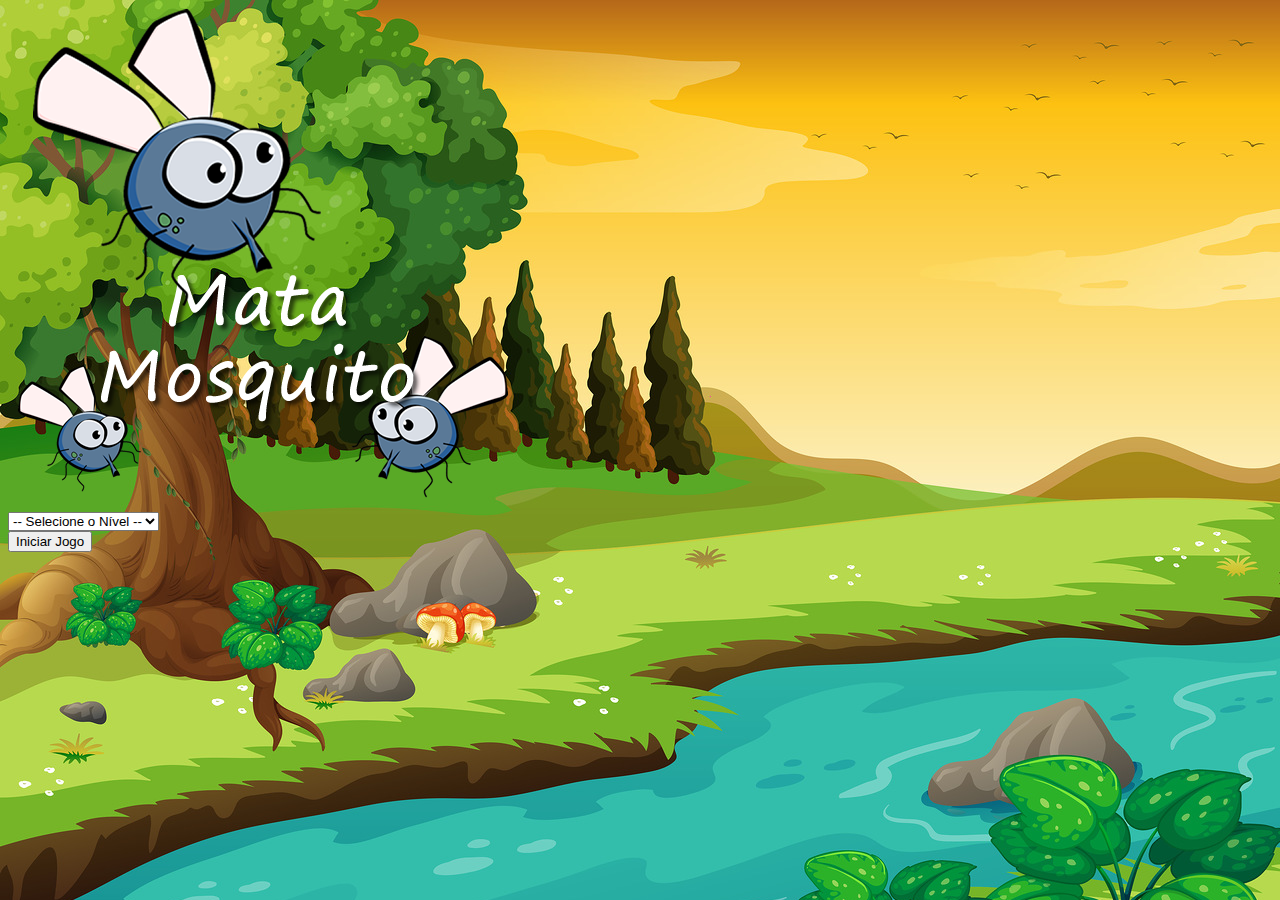
<file: app/index.html>
<!DOCTYPE html>
<html lang="pt-br">
<head>
    <meta charset="UTF-8">
    <meta name="viewport" content="width=device-width, initial-scale=1.0">
    <title>Jogo - Mata mosquito</title>
    <link href="https://cdn.jsdelivr.net/npm/bootstrap@5/dist/css/bootstrap.min.css" rel="stylesheet" integrity="sha384-4bw+/aepP/YC94hEpVNVgiZdgIC5+VKNBQNGCHeKRQN+PtmoHDEXuppvnDJzQIu9" crossorigin="anonymous">
    <link rel="stylesheet" href="style.css">

    <script>
        function iniciarJogo(){
            var nivel = document.getElementById('nivel').value
            
            if(nivel === ''){
                alert('Selecione um nível para iniciar o jogo!')
                return false
            }

            window.location.href = 'app.html?' + nivel
        }
    </script>

</head>
<body>

    <div class="container">
        <div class="row">
            <div class="col">
                <div class="d-flex justify-content-center">
                    <img src="imagens/game.png" alt="">
                </div>
            </div>
        </div>
    
        <div class="row">
            <div class="col">
                <div class="d-flex justify-content-center">
                    <div class="mb-2">
                        <select class="form-select" id="nivel">
                            <option value="">-- Selecione o Nível --</option>
                            <option value="normal">Normal</option>
                            <option value="dificil">Difícil</option>
                            <option value="mestre">Mestre</option>
                        </select>
                    </div>
                </div>
            </div>
        </div>

        <div class="row">
            <div class="col">
                <div class="d-flex justify-content-center">
                    <button type="button" class="btn btn-success btn-lg" onclick="iniciarJogo()">Iniciar Jogo</button>
                </div>
            </div>
        </div>
    </div>
    
</body>
</html>
</file>
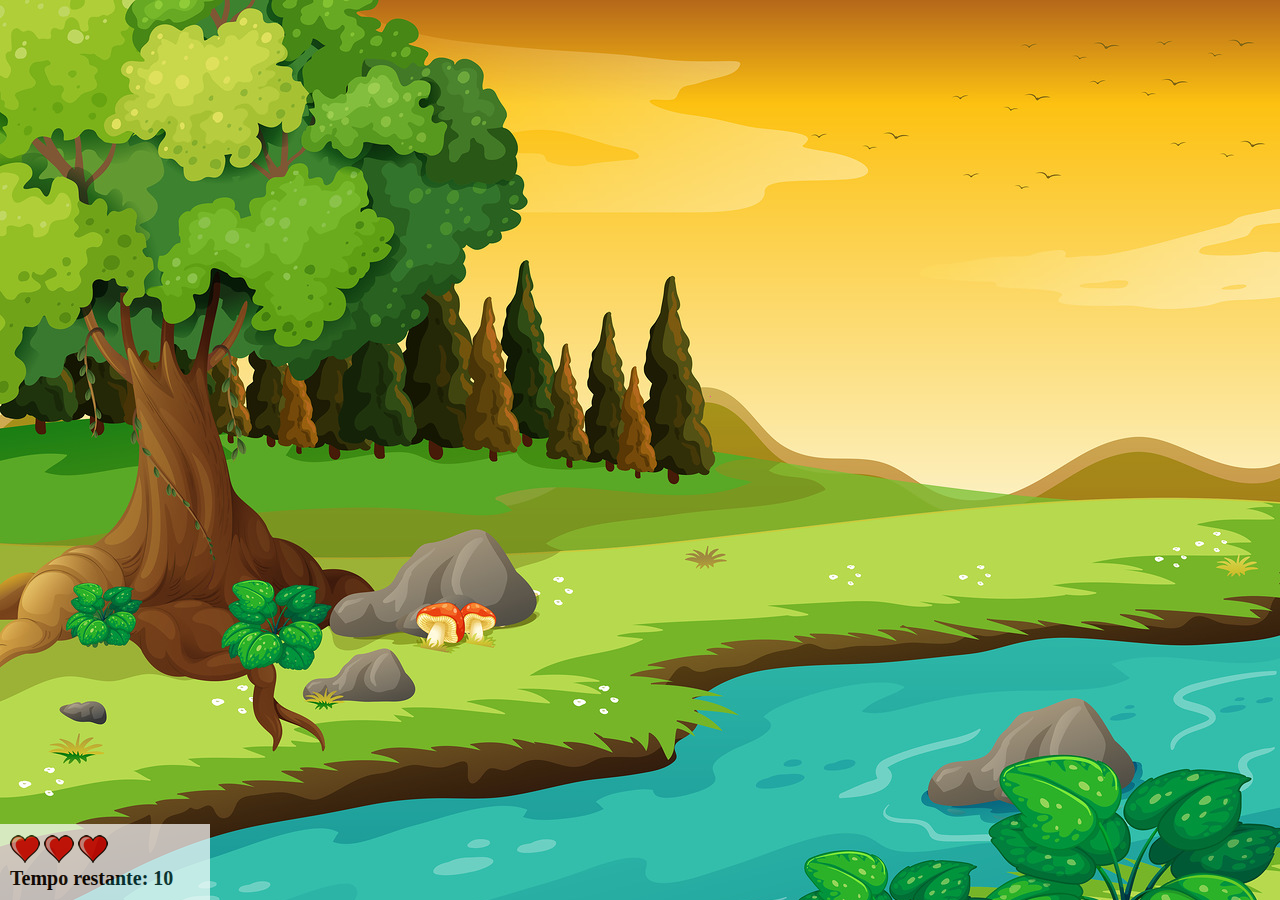
<file: app/app.html>
<!DOCTYPE html>
<html lang="pt-br">
<head>
    <meta charset="UTF-8">
    <meta name="viewport" content="width=device-width, initial-scale=1.0">
    <title>Jogo - Mata mosquito</title>
    <link rel="stylesheet" href="style.css">
    <script src="jogo.js"></script>
</head>
<body onresize="ajustarTamanhoPalcoJogo()">

    <div class="painel">

        <div class="vidas">
            <img id="v1" src="imagens/coracao_cheio.png" alt="">
            <img id="v2" src="imagens/coracao_cheio.png" alt="">
            <img id="v3" src="imagens/coracao_cheio.png" alt="">
        </div>
        <div class="cronometro">
            Tempo restante: <span id="cronometro"></span>
        </div>

    </div>

    <script>
        document.getElementById('cronometro').innerHTML = tempo

        var criaMosquito = setInterval(function() {
            posicaoRandomica()
        }, criaMosquitoTempo)
    </script>
</body>
</html>
</file>
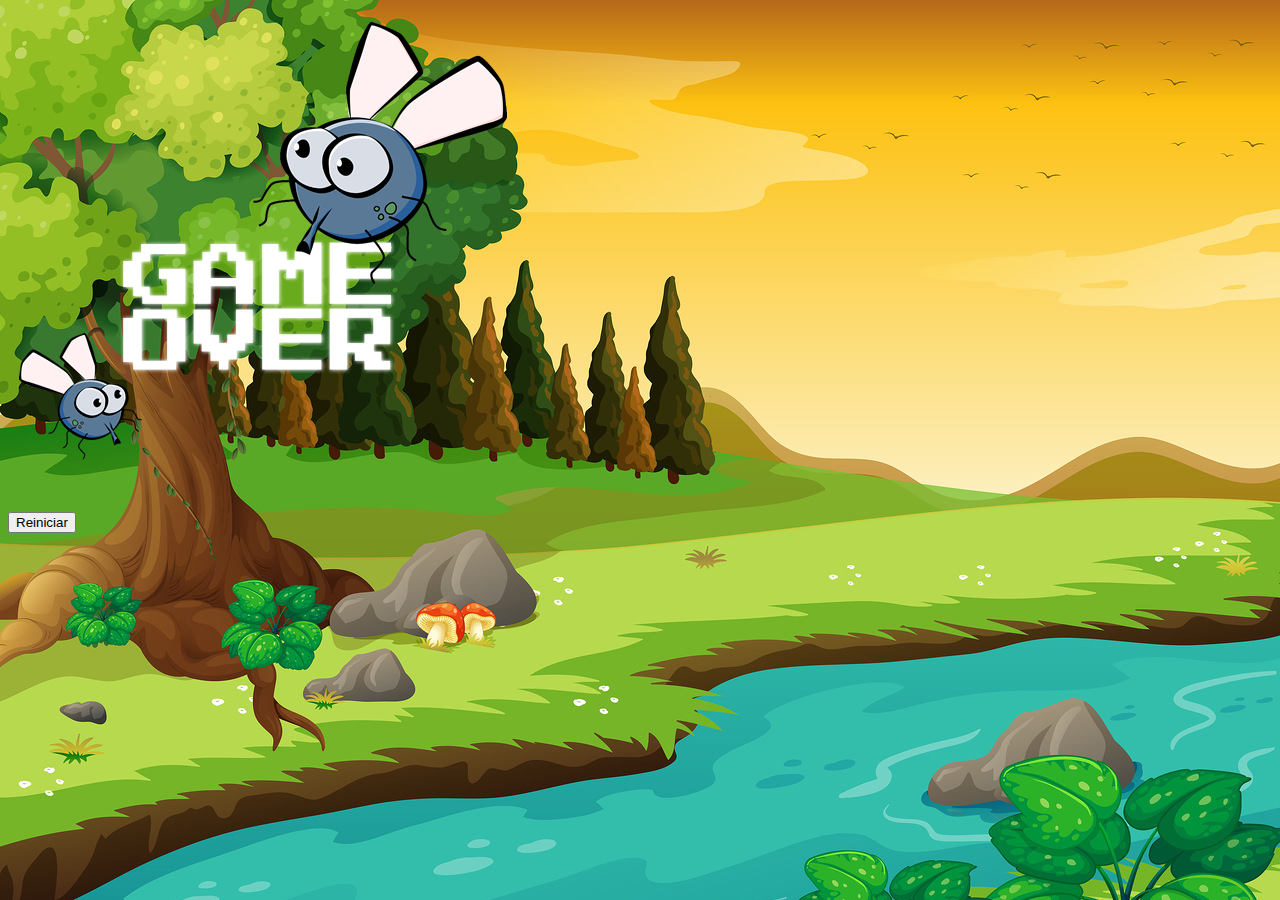
<file: app/fim_do_jogo.html>
<!DOCTYPE html>
<html lang="pt-br">
<head>
    <meta charset="UTF-8">
    <meta name="viewport" content="width=device-width, initial-scale=1.0">
    <title>Jogo - Mata mosquito</title>
    <link href="https://cdn.jsdelivr.net/npm/bootstrap@5/dist/css/bootstrap.min.css" rel="stylesheet" integrity="sha384-4bw+/aepP/YC94hEpVNVgiZdgIC5+VKNBQNGCHeKRQN+PtmoHDEXuppvnDJzQIu9" crossorigin="anonymous">
    <link rel="stylesheet" href="style.css">
</head>
<body>

    <div class="container">
        <div class="row">
            <div class="col">
                <div class="d-flex justify-content-center">
                    <img src="imagens/game_over.png" alt="">
                </div>
            </div>
        </div>

        <div class="row">
            <div class="col">
                <div class="d-flex justify-content-center">
                    <button class="btn btn-dark btn-lg" onclick="window.location.href = 'index.html'">Reiniciar</button>
                </div>
            </div>
        </div>
    </div>
    
</body>
</html>
</file>
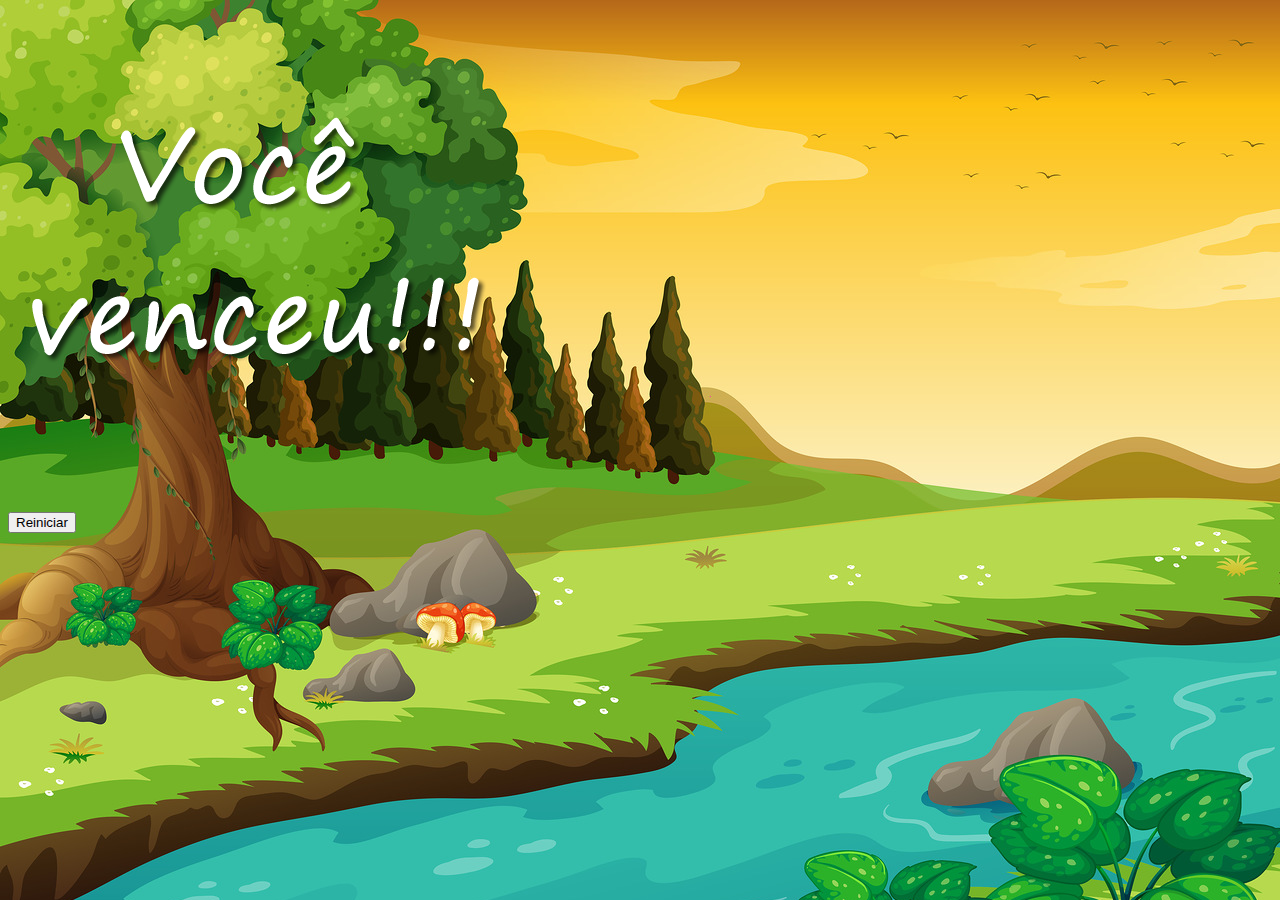
<file: app/vitoria.html>
<!DOCTYPE html>
<html lang="pt-br">
<head>
    <meta charset="UTF-8">
    <meta name="viewport" content="width=device-width, initial-scale=1.0">
    <title>Jogo - Mata mosquito</title>
    <link href="https://cdn.jsdelivr.net/npm/bootstrap@5/dist/css/bootstrap.min.css" rel="stylesheet" integrity="sha384-4bw+/aepP/YC94hEpVNVgiZdgIC5+VKNBQNGCHeKRQN+PtmoHDEXuppvnDJzQIu9" crossorigin="anonymous">
    <link rel="stylesheet" href="style.css">
</head>
<body>

    <div class="container">
        <div class="row">
            <div class="col">
                <div class="d-flex justify-content-center">
                    <img src="imagens/vitoria.png" alt="">
                </div>
            </div>
        </div>

        <div class="row">
            <div class="col">
                <div class="d-flex justify-content-center">
                    <button class="btn btn-dark btn-lg" onclick="window.location.href = 'index.html'">Reiniciar</button>
                </div>
            </div>
        </div>
    </div>
    
</body>
</html>
</file>
<file: app/style.css>
html{
    cursor: url(imagens/mata_mosca.png) 30 30, auto;
}

body {
    background-image: url(imagens/bg.jpg);
    background-repeat: no-repeat;	
    background-size: 100%;
}

.mosquito1{
    width: 50px;
    height: 50px;
}

.mosquito2{
    width: 70px;
    height: 70px;
}

.mosquito3{
    width: 90px;
    height: 90px;
}

.ladoA {
    transform: scaleX(1);
}

.ladoB {
    transform: scaleX(-1);
}

.painel {
    position: absolute;
    width: 190px;
    padding: 10px;
    left: 0px;
    bottom: 0px;
    border-top: 1px solid #fff;
    background-color: #fff;
    opacity: 0.7;
}

.vidas {
    float: left;
}

.cronometro{
    float: left;
    font-size: 20px;
    font-weight: bold;
}
</file>
